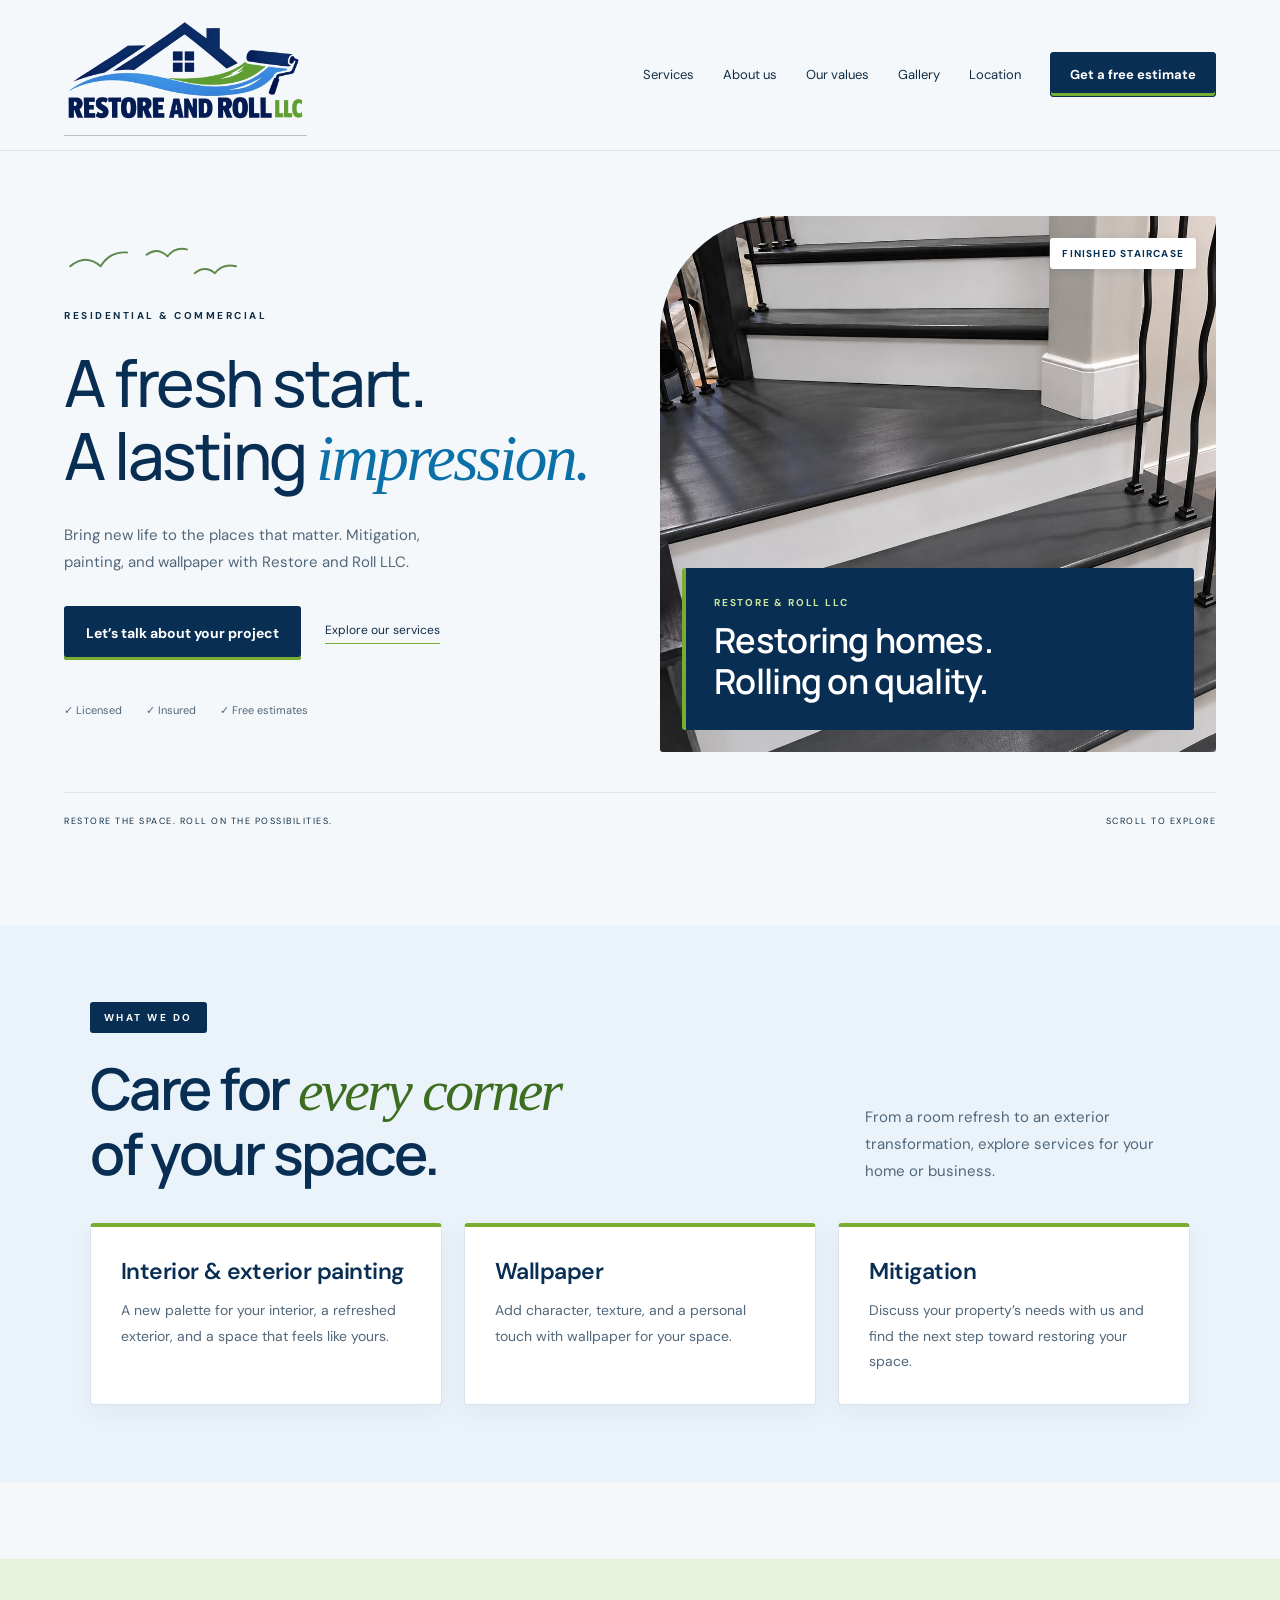
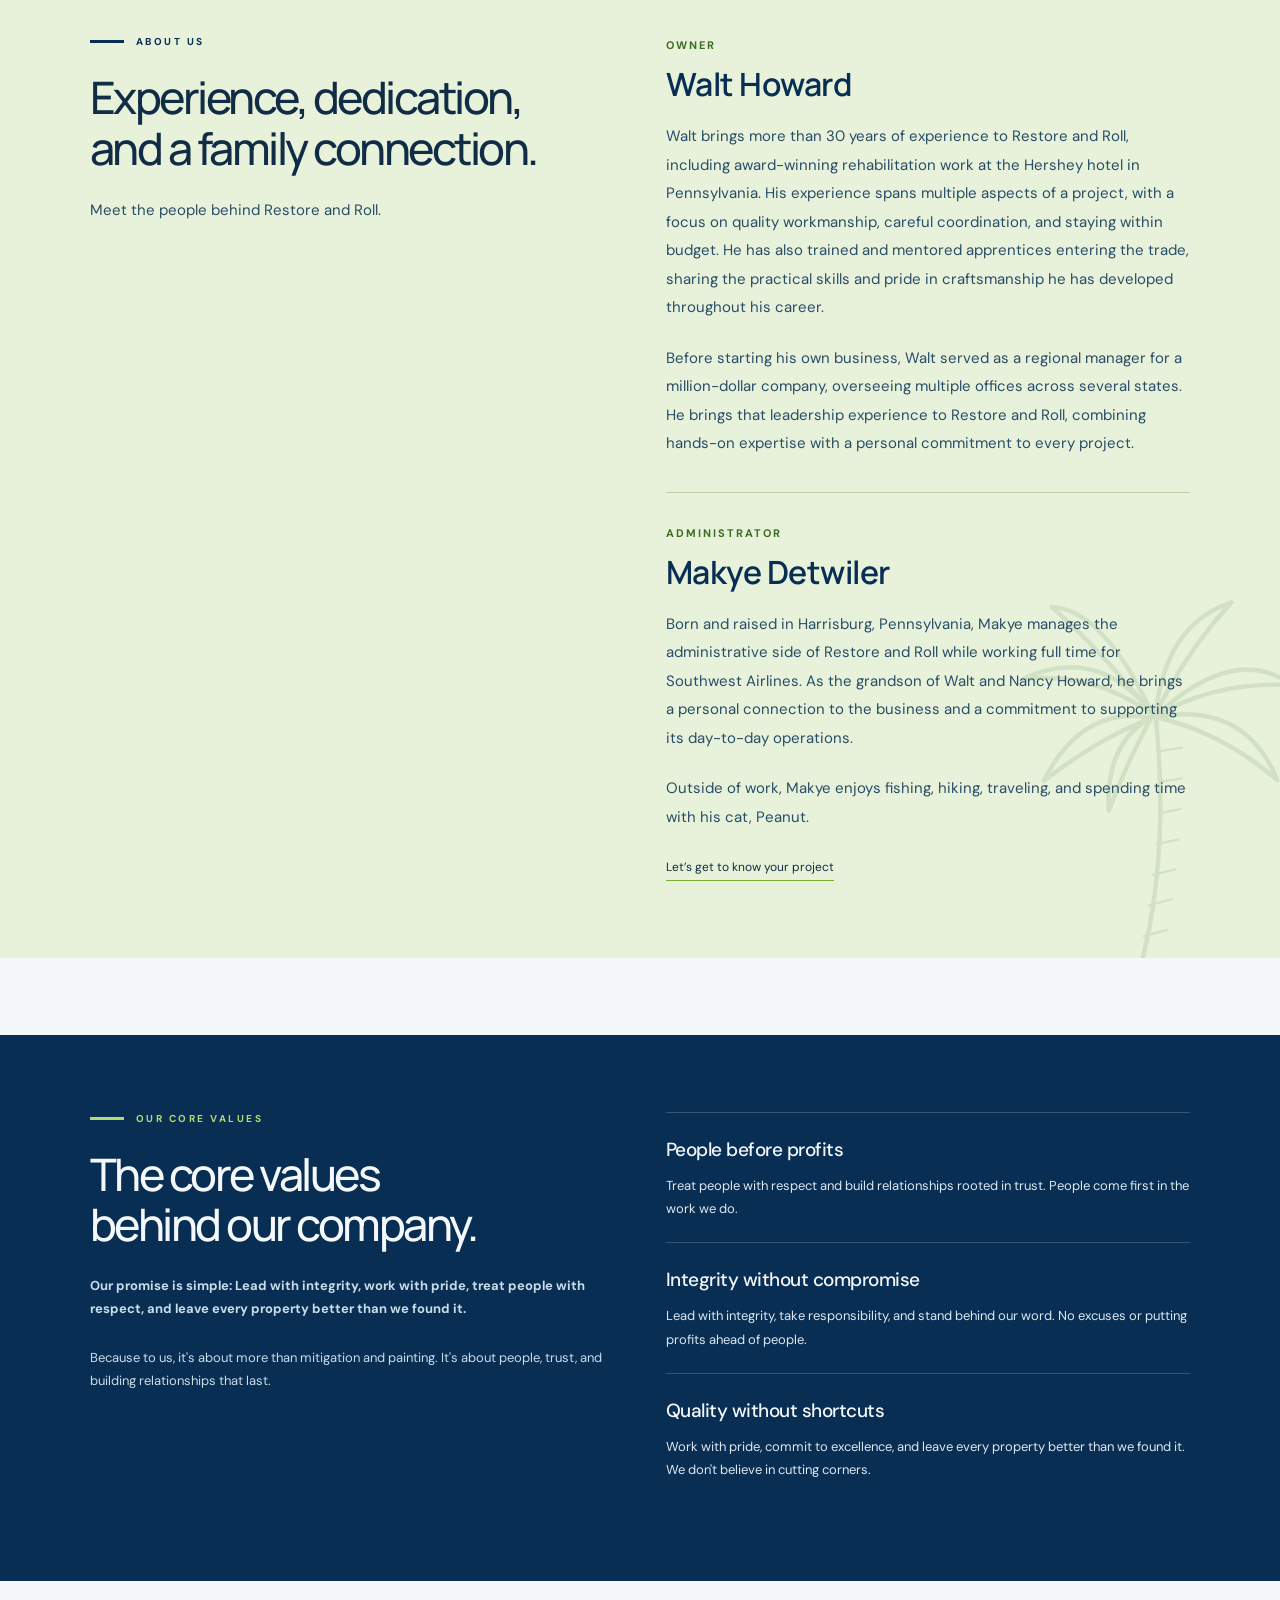
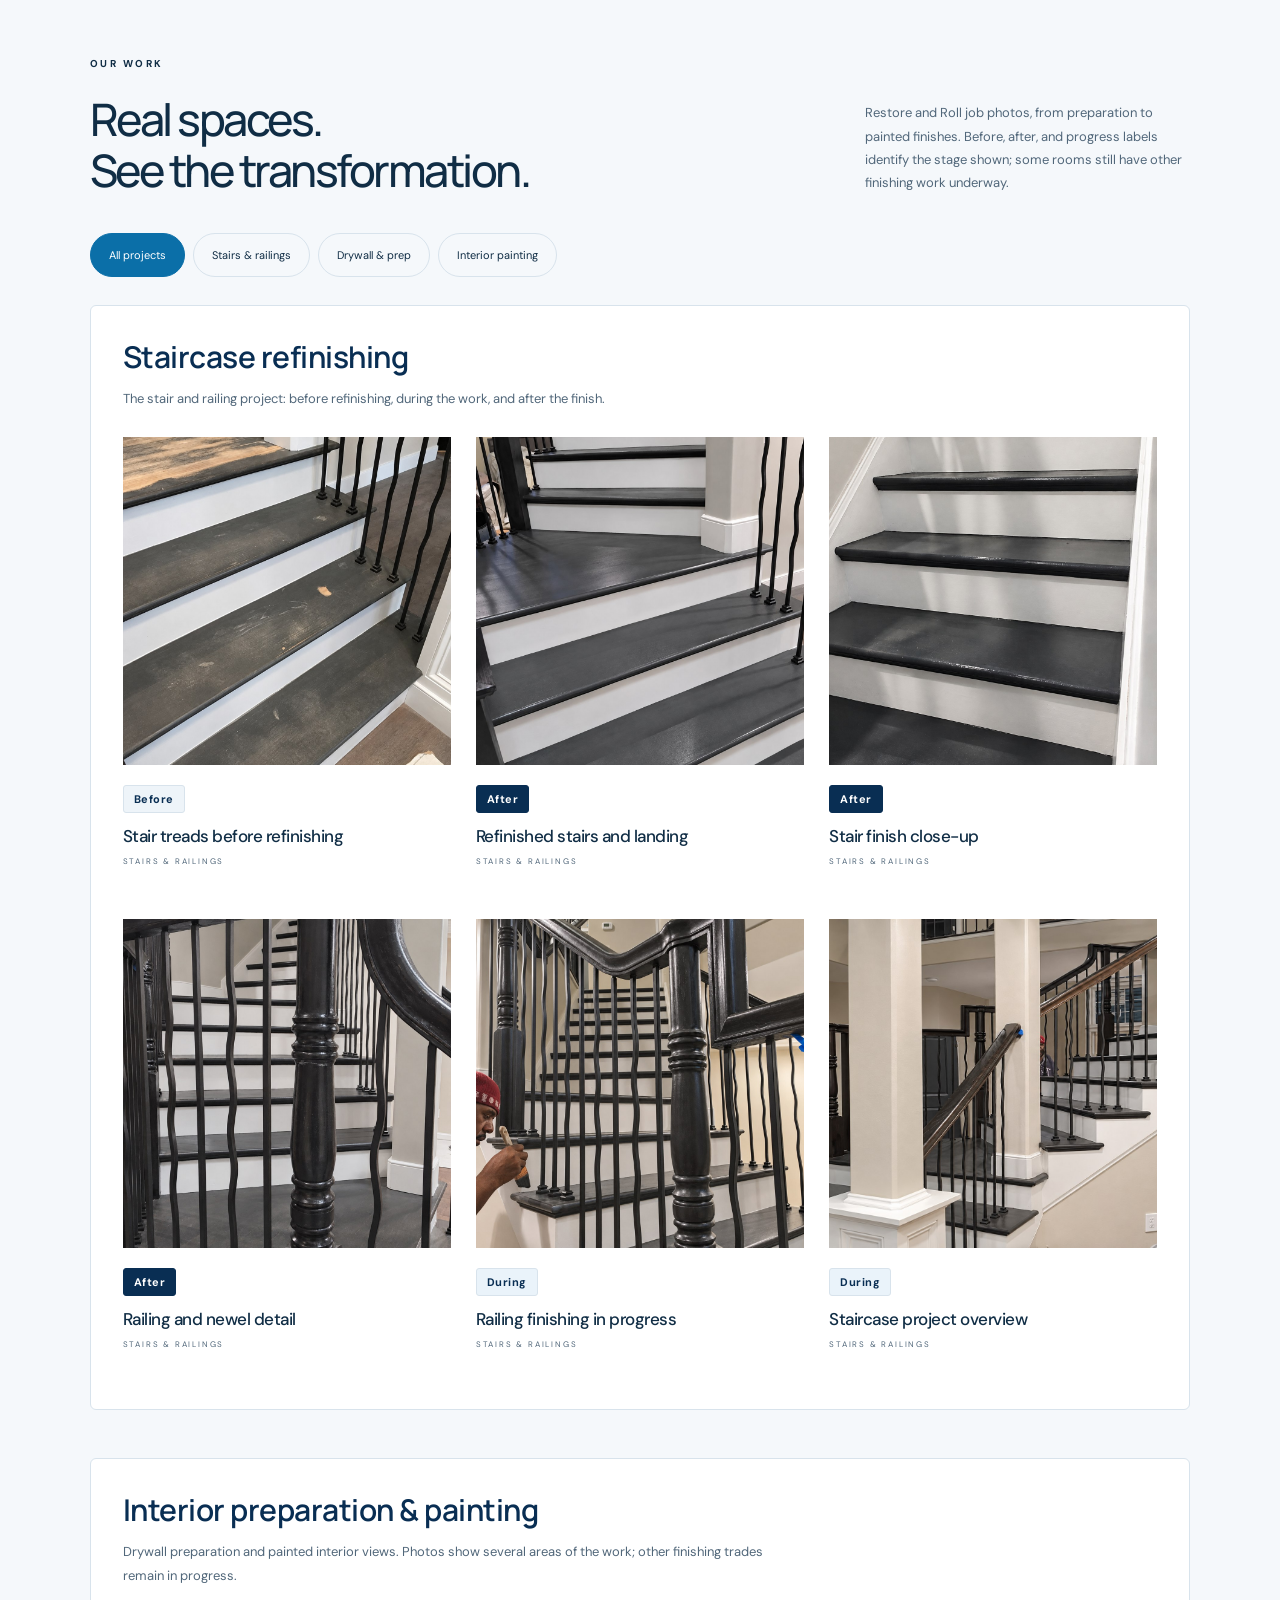
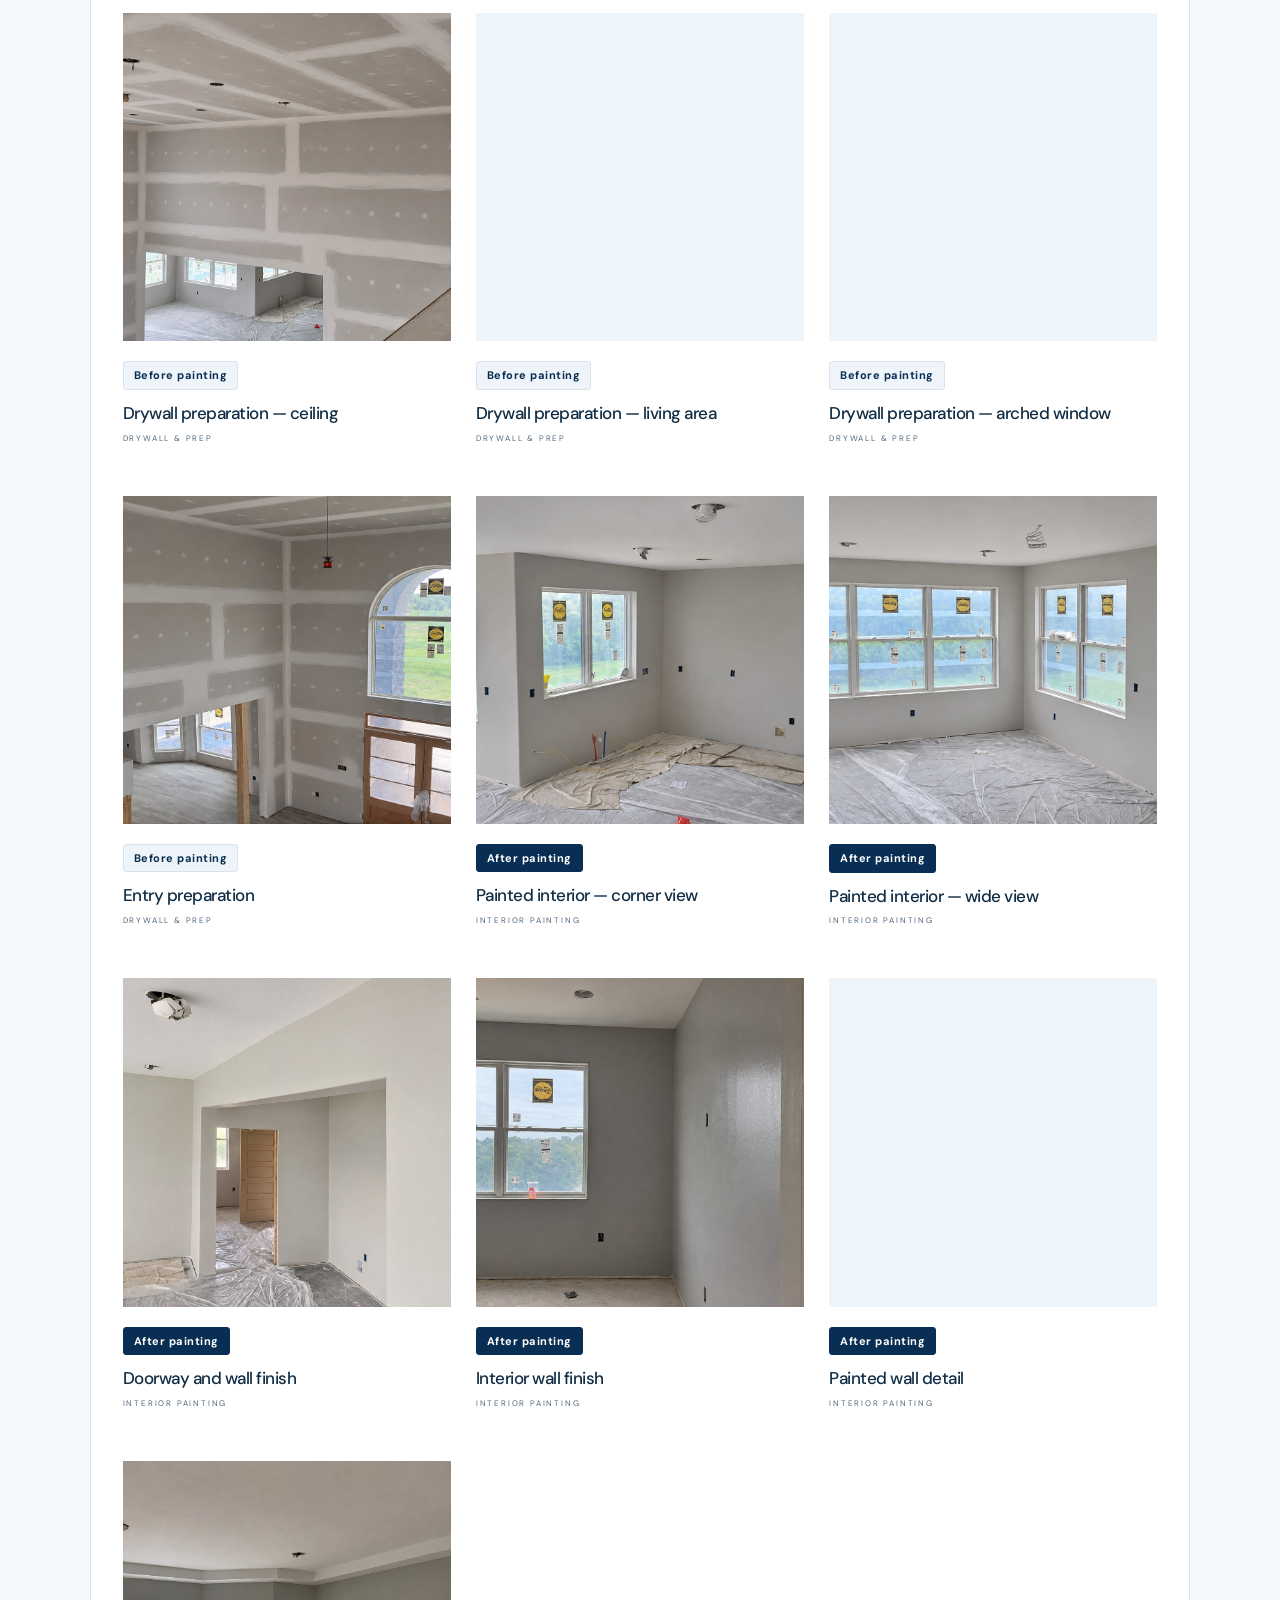
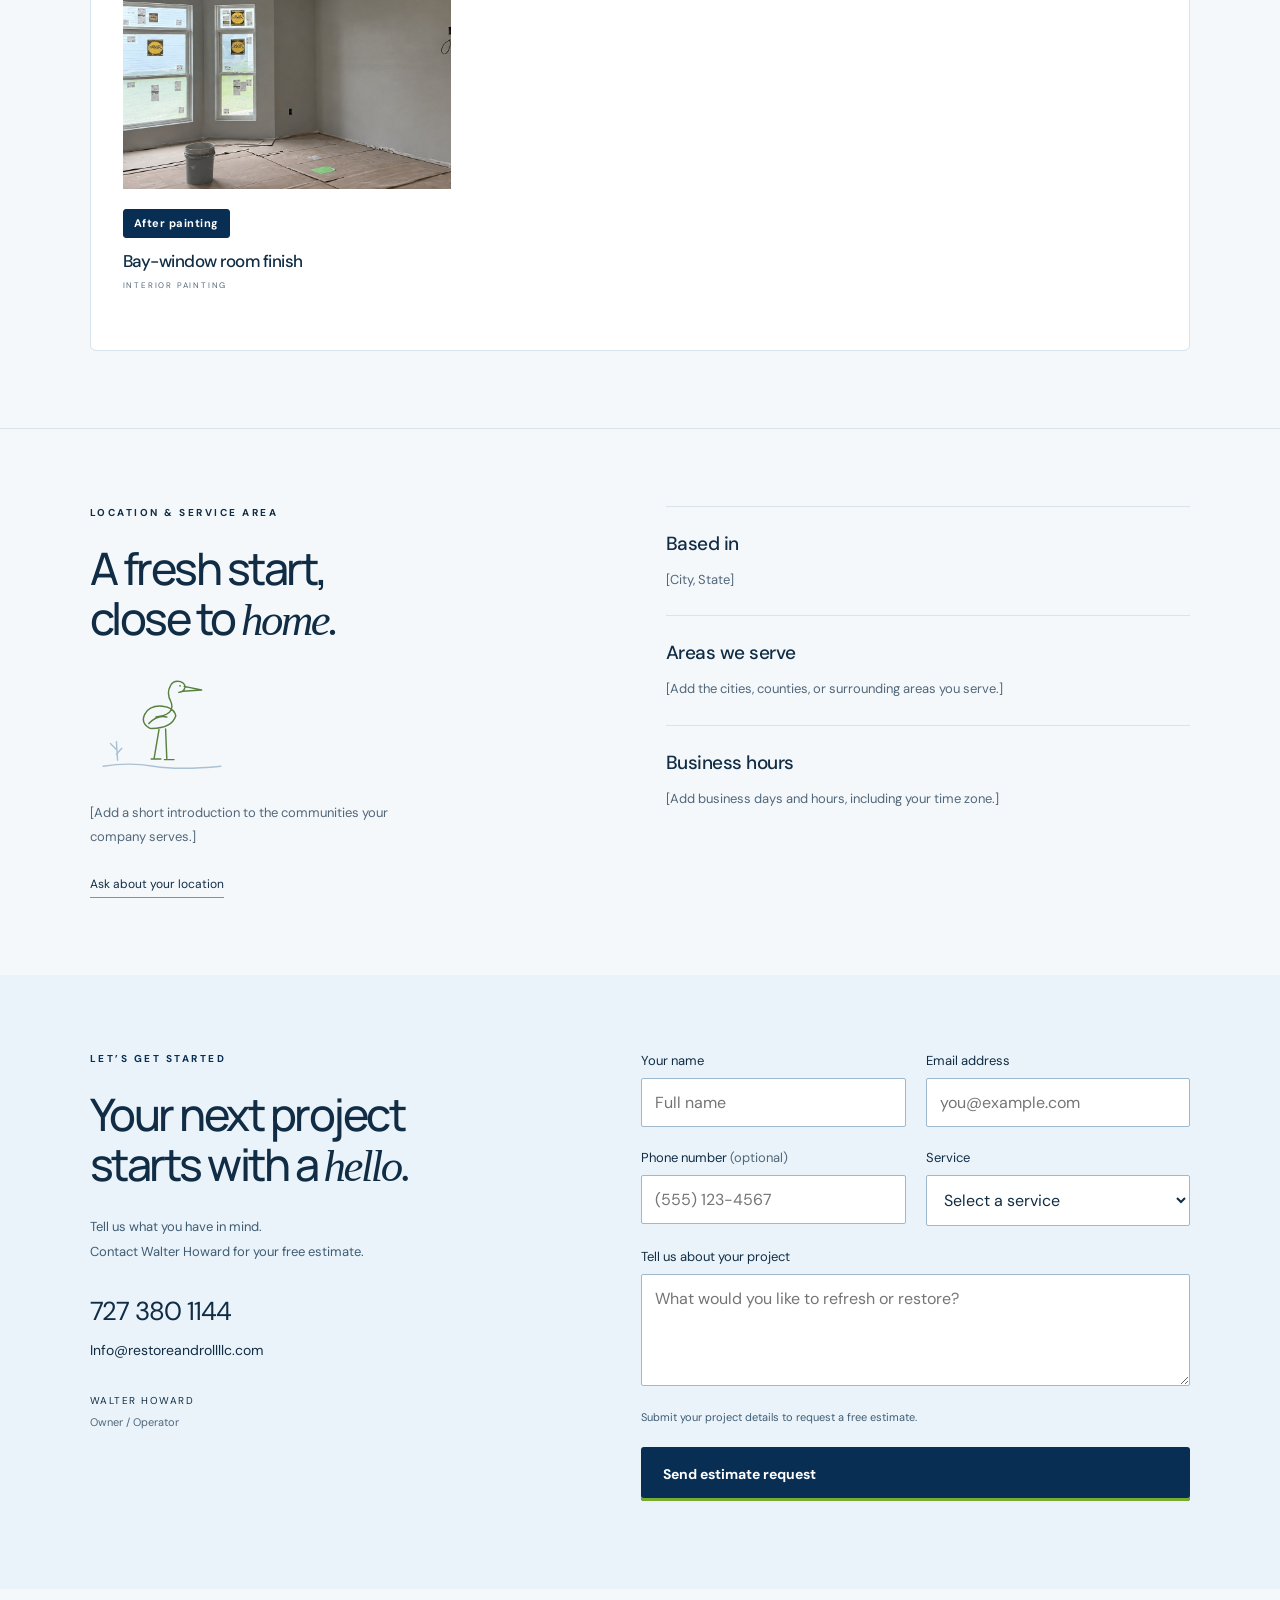
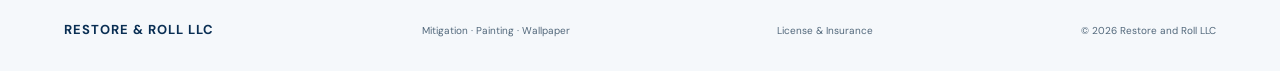
<file: index.html>
<!doctype html>
<html lang="en">
  <head>
    <meta charset="utf-8" />
    <meta name="viewport" content="width=device-width,initial-scale=1" />
    <meta
      name="description"
      content="Restore and Roll LLC — mitigation, interior and exterior painting, and wallpaper for residential and commercial spaces. Contact Walter Howard for a free estimate."
    />
    <title>Restore & Roll LLC | A fresh start for your space</title>
    <link rel="stylesheet" href="styles.css" />
  </head>

  <body>
    <header>
      <div class="header-paint-reveal" aria-hidden="true">
        <div class="header-paint-curtain"></div>
        <div class="header-paint-roller">
          <svg viewBox="0 0 100 180" fill="none" focusable="false">
            <defs>
              <linearGradient id="roller-shading" x1="14" y1="0" x2="58" y2="0" gradientUnits="userSpaceOnUse">
                <stop stop-color="#0b6fa8" />
                <stop offset=".45" stop-color="#168dcc" />
                <stop offset="1" stop-color="#092e53" />
              </linearGradient>
            </defs>
            <path d="M54 22H70Q78 22 78 30V112Q78 120 70 120H58V145" stroke="#728a9c" stroke-width="6" stroke-linecap="round" stroke-linejoin="round" />
            <rect x="12" y="8" width="48" height="106" rx="12" fill="url(#roller-shading)" />
            <path d="M20 23V96" stroke="#72bfea" stroke-width="3" stroke-linecap="round" opacity=".6" />
            <rect x="49" y="139" width="18" height="36" rx="7" fill="#092e53" />
            <path d="M53 150H63M53 158H63" stroke="#79ad32" stroke-width="2" stroke-linecap="round" />
          </svg>
        </div>
      </div>
      <a class="brand" href="#home" aria-label="Restore and Roll home">
        <span class="brand-logo-frame">
          <img src="assets/restore-and-roll-logo.png" alt="Restore and Roll LLC" width="828" height="1792" fetchpriority="high" />
        </span>
      </a><button class="menu" aria-expanded="false" aria-controls="navigation">
        Menu ☰
      </button>
      <nav id="navigation">
        <a href="#services">Services</a><a href="#about">About us</a
        ><a href="#values">Our values</a><a href="#gallery">Gallery</a
        ><a href="#location">Location</a
        ><a class="nav-cta" href="#contact">Get a free estimate</a>
      </nav>
    </header>
    <main>
      <section class="hero" id="home">
        <div class="hero-copy">
          <img class="coastal-birds" src="assets/coastal-birds.svg" alt="" aria-hidden="true" width="180" height="47" />
          <p class="eyebrow">RESIDENTIAL & COMMERCIAL</p>
          <h1>A fresh start.<br />A lasting <em>impression.</em></h1>
          <p class="intro">
            Bring new life to the places that matter. Mitigation, painting, and
            wallpaper with Restore and Roll LLC.
          </p>
          <div class="actions">
            <a class="button" href="#contact"
              >Let’s talk about your project </a
            ><a class="text-link" href="#services">Explore our services</a>
          </div>
          <div class="hero-note">
            <span>✓ Licensed</span><span>✓ Insured</span
            ><span>✓ Free estimates</span>
          </div>
        </div>
        <div class="hero-image">
          <img
            src="assets/jobs/IMG_4231-edited.jpg"
            alt="Finished staircase with dark refinished treads, white risers, and dark railings by Restore and Roll"
            width="1086"
            height="1448"
            fetchpriority="high"
          />
          <span class="image-caption">FINISHED STAIRCASE</span>
          <div class="image-note">
            <span class="image-note-brand">RESTORE &amp; ROLL LLC</span>
            <strong>Restoring homes.<br />Rolling on quality.</strong>
          </div>
        </div>
        <div class="hero-bottom">
          <span>RESTORE THE SPACE. ROLL ON THE POSSIBILITIES.</span
          ><span>SCROLL TO EXPLORE</span>
        </div>
      </section>
      <section class="section services" id="services">
        <div class="section-top">
          <div>
            <p class="eyebrow">WHAT WE DO</p>
            <h2>Care for <em>every corner</em><br />of your space.</h2>
          </div>
          <p>
            From a room refresh to an exterior transformation, explore services
            for your home or business.
          </p>
        </div>
        <div class="service-grid">
          <article>
            <h3>Interior & exterior painting</h3>
            <p>
              A new palette for your interior, a refreshed exterior, and a space
              that feels like yours.
            </p>
          </article>
          <article>
            <h3>Wallpaper</h3>
            <p>
              Add character, texture, and a personal touch with wallpaper for
              your space.
            </p>
          </article>
          <article>
            <h3>Mitigation</h3>
            <p>
              Discuss your property’s needs with us and find the next step
              toward restoring your space.
            </p>
          </article>
        </div>
      </section>
      <section class="section about" id="about" aria-labelledby="about-heading">
        <div>
          <p class="eyebrow">ABOUT US</p>
          <h2 id="about-heading">Experience, dedication,<br />and a family connection.</h2>
          <p class="about-intro">Meet the people behind Restore and Roll.</p>
        </div>
        <div class="about-copy team-bios">
          <article class="team-bio" aria-labelledby="walt-heading">
            <p class="team-role">OWNER</p>
            <h3 id="walt-heading">Walt Howard</h3>
            <p>
              Walt brings more than 30 years of experience to Restore and Roll,
              including award-winning rehabilitation work at the Hershey hotel
              in Pennsylvania. His experience spans multiple aspects of a
              project, with a focus on quality workmanship, careful coordination,
              and staying within budget. He has also trained and mentored
              apprentices entering the trade, sharing the practical skills and
              pride in craftsmanship he has developed throughout his career.
            </p>
            <p>
              Before starting his own business, Walt served as a regional manager
              for a million-dollar company, overseeing multiple offices across
              several states. He brings that leadership experience to Restore
              and Roll, combining hands-on expertise with a personal commitment
              to every project.
            </p>
          </article>
          <article class="team-bio" aria-labelledby="makye-heading">
            <p class="team-role">ADMINISTRATOR</p>
            <h3 id="makye-heading">Makye Detwiler</h3>
            <p>
              Born and raised in Harrisburg, Pennsylvania, Makye manages the
              administrative side of Restore and Roll while working full time
              for Southwest Airlines. As the grandson of Walt and Nancy Howard,
              he brings a personal connection to the business and a commitment
              to supporting its day-to-day operations.
            </p>
            <p>
              Outside of work, Makye enjoys fishing, hiking, traveling, and
              spending time with his cat, Peanut.
            </p>
          </article>
          <a class="text-link" href="#contact">Let’s get to know your project</a>
        </div>
      </section>
      <section class="values section" id="values" aria-labelledby="values-heading">
        <div>
          <p class="eyebrow">OUR CORE VALUES</p>
          <h2 id="values-heading">The core values<br />behind our company.</h2>
          <p class="values-note">
            <strong>Our promise is simple: Lead with integrity, work with pride,
            treat people with respect, and leave every property better than we
            found it.</strong>
          </p>
          <p class="values-note">
            Because to us, it's about more than mitigation and painting. It's
            about people, trust, and building relationships that last.
          </p>
        </div>
        <div class="value-list">
          <article>
            <div>
              <h3>People before profits</h3>
              <p>
                Treat people with respect and build relationships rooted in
                trust. People come first in the work we do.
              </p>
            </div>
          </article>
          <article>
            <div>
              <h3>Integrity without compromise</h3>
              <p>
                Lead with integrity, take responsibility, and stand behind
                our word. No excuses or putting profits ahead of people.
              </p>
            </div>
          </article>
          <article>
            <div>
              <h3>Quality without shortcuts</h3>
              <p>
                Work with pride, commit to excellence, and leave every property
                better than we found it. We don't believe in cutting corners.
              </p>
            </div>
          </article>
        </div>
      </section>
      <section class="section gallery" id="gallery" aria-labelledby="gallery-heading">
        <div class="section-top">
          <div>
            <p class="eyebrow">OUR WORK</p>
            <h2 id="gallery-heading">Real spaces.<br />See the transformation.</h2>
          </div>
          <p>
            Restore and Roll job photos, from preparation to painted finishes.
            Before, after, and progress labels identify the stage shown;
            some rooms still have other finishing work underway.
          </p>
        </div>
        <div class="filters" role="group" aria-label="Filter gallery by type of work">
          <button class="active" data-filter="all" aria-pressed="true">All projects</button>
          <button data-filter="stairs" aria-pressed="false">Stairs &amp; railings</button>
          <button data-filter="drywall" aria-pressed="false">Drywall &amp; prep</button>
          <button data-filter="interior" aria-pressed="false">Interior painting</button>
        </div>
        <div class="gallery-projects" id="gallery-photos">
          <div class="gallery-project" id="staircase-project" role="group" aria-labelledby="staircase-project-heading">
            <div class="gallery-project-heading">
              <h3 id="staircase-project-heading">Staircase refinishing</h3>
              <p>The stair and railing project: before refinishing, during the work, and after the finish.</p>
            </div>
            <div class="gallery-grid">
              <figure data-category="stairs">
            <button
              class="photo"
              data-image="assets/jobs/IMG_4229-edited.jpg"
              data-title="Before: Stair treads before refinishing"
              aria-label="Enlarge before: stair treads before refinishing"
            >
              <img src="assets/jobs/IMG_4229-edited.jpg" alt="Worn stair treads and landing before refinishing." loading="lazy" decoding="async" />
            </button>
            <figcaption>
              <span class="job-stage job-stage--before">Before</span>
              <h4>Stair treads before refinishing</h4>
              <p>STAIRS & RAILINGS</p>
            </figcaption>
          </figure>
              <figure data-category="stairs">
            <button
              class="photo"
              data-image="assets/jobs/IMG_4231-edited.jpg"
              data-title="After: Refinished stairs and landing"
              aria-label="Enlarge after: refinished stairs and landing"
            >
              <img src="assets/jobs/IMG_4231-edited.jpg" alt="Dark stair treads with white risers after the stair finish." loading="lazy" decoding="async" />
            </button>
            <figcaption>
              <span class="job-stage job-stage--after">After</span>
              <h4>Refinished stairs and landing</h4>
              <p>STAIRS & RAILINGS</p>
            </figcaption>
          </figure>
              <figure data-category="stairs">
            <button
              class="photo"
              data-image="assets/jobs/IMG_4230-edited.jpg"
              data-title="After: Stair finish close-up"
              aria-label="Enlarge after: stair finish close-up"
            >
              <img src="assets/jobs/IMG_4230-edited.jpg" alt="Close view of the dark stair finish and white risers." loading="lazy" decoding="async" />
            </button>
            <figcaption>
              <span class="job-stage job-stage--after">After</span>
              <h4>Stair finish close-up</h4>
              <p>STAIRS & RAILINGS</p>
            </figcaption>
          </figure>
              <figure data-category="stairs">
            <button
              class="photo"
              data-image="assets/jobs/IMG_4232-edited.jpg"
              data-title="After: Railing and newel detail"
              aria-label="Enlarge after: railing and newel detail"
            >
              <img src="assets/jobs/IMG_4232-edited.jpg" alt="Detail of the dark railing and newel finish." loading="lazy" decoding="async" />
            </button>
            <figcaption>
              <span class="job-stage job-stage--after">After</span>
              <h4>Railing and newel detail</h4>
              <p>STAIRS & RAILINGS</p>
            </figcaption>
          </figure>
              <figure data-category="stairs">
            <button
              class="photo"
              data-image="assets/jobs/IMG_4233-edited.jpg"
              data-title="During: Railing finishing in progress"
              aria-label="Enlarge during: railing finishing in progress"
            >
              <img src="assets/jobs/IMG_4233-edited.jpg" alt="A painter working on the stair railing." loading="lazy" decoding="async" />
            </button>
            <figcaption>
              <span class="job-stage job-stage--during">During</span>
              <h4>Railing finishing in progress</h4>
              <p>STAIRS & RAILINGS</p>
            </figcaption>
          </figure>
              <figure data-category="stairs">
            <button
              class="photo"
              data-image="assets/jobs/IMG_4234-edited.jpg"
              data-title="During: Staircase project overview"
              aria-label="Enlarge during: staircase project overview"
            >
              <img src="assets/jobs/IMG_4234-edited.jpg" alt="Wide view of the staircase with masking still in place." loading="lazy" decoding="async" />
            </button>
            <figcaption>
              <span class="job-stage job-stage--during">During</span>
              <h4>Staircase project overview</h4>
              <p>STAIRS & RAILINGS</p>
            </figcaption>
          </figure>
            </div>
          </div>
          <div class="gallery-project" id="interior-project" role="group" aria-labelledby="interior-project-heading">
            <div class="gallery-project-heading">
              <h3 id="interior-project-heading">Interior preparation &amp; painting</h3>
              <p>Drywall preparation and painted interior views. Photos show several areas of the work; other finishing trades remain in progress.</p>
            </div>
            <div class="gallery-grid">
              <figure data-category="drywall">
            <button
              class="photo"
              data-image="assets/jobs/IMG_4235-edited.jpg"
              data-title="Before painting: Drywall preparation — ceiling"
              aria-label="Enlarge before painting: drywall preparation — ceiling"
            >
              <img src="assets/jobs/IMG_4235-edited.jpg" alt="Ceiling and walls with visible taped drywall seams before painting." loading="lazy" decoding="async" />
            </button>
            <figcaption>
              <span class="job-stage job-stage--before">Before painting</span>
              <h4>Drywall preparation — ceiling</h4>
              <p>DRYWALL & PREP</p>
            </figcaption>
          </figure>
              <figure data-category="drywall">
            <button
              class="photo"
              data-image="assets/jobs/IMG_4236-edited.jpg"
              data-title="Before painting: Drywall preparation — living area"
              aria-label="Enlarge before painting: drywall preparation — living area"
            >
              <img src="assets/jobs/IMG_4236-edited.jpg" alt="Open living area during drywall preparation, before painting." loading="lazy" decoding="async" />
            </button>
            <figcaption>
              <span class="job-stage job-stage--before">Before painting</span>
              <h4>Drywall preparation — living area</h4>
              <p>DRYWALL & PREP</p>
            </figcaption>
          </figure>
              <figure data-category="drywall">
            <button
              class="photo"
              data-image="assets/jobs/IMG_4237-edited.jpg"
              data-title="Before painting: Drywall preparation — arched window"
              aria-label="Enlarge before painting: drywall preparation — arched window"
            >
              <img src="assets/jobs/IMG_4237-edited.jpg" alt="Drywall seams around the arched entry window before painting." loading="lazy" decoding="async" />
            </button>
            <figcaption>
              <span class="job-stage job-stage--before">Before painting</span>
              <h4>Drywall preparation — arched window</h4>
              <p>DRYWALL & PREP</p>
            </figcaption>
          </figure>
              <figure data-category="drywall">
            <button
              class="photo"
              data-image="assets/jobs/IMG_4238-edited.jpg"
              data-title="Before painting: Entry preparation"
              aria-label="Enlarge before painting: entry preparation"
            >
              <img src="assets/jobs/IMG_4238-edited.jpg" alt="Entry walls during drywall preparation, before painting." loading="lazy" decoding="async" />
            </button>
            <figcaption>
              <span class="job-stage job-stage--before">Before painting</span>
              <h4>Entry preparation</h4>
              <p>DRYWALL & PREP</p>
            </figcaption>
          </figure>
              <figure data-category="interior">
            <button
              class="photo"
              data-image="assets/jobs/IMG_4239-edited.jpg"
              data-title="After painting: Painted interior — corner view"
              aria-label="Enlarge after painting: painted interior — corner view"
            >
              <img src="assets/jobs/IMG_4239-edited.jpg" alt="Painted walls and ceiling; protective coverings and other finishing work remain." loading="lazy" decoding="async" />
            </button>
            <figcaption>
              <span class="job-stage job-stage--after">After painting</span>
              <h4>Painted interior — corner view</h4>
              <p>INTERIOR PAINTING</p>
            </figcaption>
          </figure>
              <figure data-category="interior">
            <button
              class="photo"
              data-image="assets/jobs/IMG_4240-edited.jpg"
              data-title="After painting: Painted interior — wide view"
              aria-label="Enlarge after painting: painted interior — wide view"
            >
              <img src="assets/jobs/IMG_4240-edited.jpg" alt="Wide view of painted walls with the floor still protected." loading="lazy" decoding="async" />
            </button>
            <figcaption>
              <span class="job-stage job-stage--after">After painting</span>
              <h4>Painted interior — wide view</h4>
              <p>INTERIOR PAINTING</p>
            </figcaption>
          </figure>
              <figure data-category="interior">
            <button
              class="photo"
              data-image="assets/jobs/IMG_4241-edited.jpg"
              data-title="After painting: Doorway and wall finish"
              aria-label="Enlarge after painting: doorway and wall finish"
            >
              <img src="assets/jobs/IMG_4241-edited.jpg" alt="Painted doorway and walls with remaining construction details visible." loading="lazy" decoding="async" />
            </button>
            <figcaption>
              <span class="job-stage job-stage--after">After painting</span>
              <h4>Doorway and wall finish</h4>
              <p>INTERIOR PAINTING</p>
            </figcaption>
          </figure>
              <figure data-category="interior">
            <button
              class="photo"
              data-image="assets/jobs/IMG_4242-edited.jpg"
              data-title="After painting: Interior wall finish"
              aria-label="Enlarge after painting: interior wall finish"
            >
              <img src="assets/jobs/IMG_4242-edited.jpg" alt="Painted walls beside a window; electrical and trim work remain unfinished." loading="lazy" decoding="async" />
            </button>
            <figcaption>
              <span class="job-stage job-stage--after">After painting</span>
              <h4>Interior wall finish</h4>
              <p>INTERIOR PAINTING</p>
            </figcaption>
          </figure>
              <figure data-category="interior">
            <button
              class="photo"
              data-image="assets/jobs/IMG_4243-edited.jpg"
              data-title="After painting: Painted wall detail"
              aria-label="Enlarge after painting: painted wall detail"
            >
              <img src="assets/jobs/IMG_4243-edited.jpg" alt="Detail of painted walls and corner with unfinished trim and outlet." loading="lazy" decoding="async" />
            </button>
            <figcaption>
              <span class="job-stage job-stage--after">After painting</span>
              <h4>Painted wall detail</h4>
              <p>INTERIOR PAINTING</p>
            </figcaption>
          </figure>
              <figure data-category="interior">
            <button
              class="photo"
              data-image="assets/jobs/IMG_4244-edited.jpg"
              data-title="After painting: Bay-window room finish"
              aria-label="Enlarge after painting: bay-window room finish"
            >
              <img src="assets/jobs/IMG_4244-edited.jpg" alt="Painted room around bay windows with other finishing work still in progress." loading="lazy" decoding="async" />
            </button>
            <figcaption>
              <span class="job-stage job-stage--after">After painting</span>
              <h4>Bay-window room finish</h4>
              <p>INTERIOR PAINTING</p>
            </figcaption>
          </figure>
            </div>
          </div>
        </div>
        <div class="gallery-mobile-controls">
          <p id="gallery-count" class="form-note" aria-live="polite"></p>
          <button
            id="gallery-toggle"
            class="button"
            type="button"
            aria-expanded="false"
            aria-controls="gallery-photos"
            hidden
          >Show all photos</button>
        </div>
      </section>
      <section
        class="section location"
        id="location"
        aria-labelledby="location-heading"
      >
        <div class="location-intro">
          <p class="eyebrow">LOCATION & SERVICE AREA</p>
          <h2 id="location-heading">A fresh start,<br />close to <em>home.</em></h2>
          <img class="coastal-egret" src="assets/coastal-egret.svg" alt="" aria-hidden="true" width="144" height="108" loading="lazy" />
          <p>
            [Add a short introduction to the communities your company serves.]
          </p>
          <a class="text-link" href="#contact">Ask about your location</a>
        </div>
        <div class="location-details">
          <!-- Replace these placeholders with confirmed business details. -->
          <!-- Only include a street address if it is intended for public visits. -->
          <div class="location-detail">
            <div>
              <h3>Based in</h3>
              <p>[City, State]</p>
            </div>
          </div>
          <div class="location-detail">
            <div>
              <h3>Areas we serve</h3>
              <p>[Add the cities, counties, or surrounding areas you serve.]</p>
            </div>
          </div>
          <div class="location-detail">
            <div>
              <h3>Business hours</h3>
              <p>[Add business days and hours, including your time zone.]</p>
            </div>
          </div>
        </div>
      </section>
      <section class="contact section" id="contact">
        <div class="contact-info">
          <p class="eyebrow">LET’S GET STARTED</p>
          <h2>Your next project<br />starts with a <em>hello.</em></h2>
          <p>
            Tell us what you have in mind.<br />Contact Walter Howard for your
            free estimate.
          </p>
          <a class="contact-phone" href="tel:+17273801144">727 380 1144</a
          ><a href="mailto:Info@restoreandrollllc.com"
            >Info@restoreandrollllc.com</a
          >
          <p class="owner">WALTER HOWARD <span>Owner / Operator</span></p>
        </div>
        <form
          id="contact-form"
          action="https://formspree.io/f/mppponle"
          method="POST"
        >
          <div class="form-row">
            <label
              >Your name<input
                name="name"
                autocomplete="name"
                placeholder="Full name"
                required
                maxlength="100" /></label
            ><label
              >Email address<input
                name="email"
                type="email"
                autocomplete="email"
                placeholder="you@example.com"
                required
                maxlength="200"
            /></label>
          </div>
          <div class="form-row">
            <label
              >Phone number <span>(optional)</span
              ><input
                name="phone"
                type="tel"
                autocomplete="tel"
                placeholder="(555) 123-4567"
                maxlength="40" /></label
            ><label
              >Service<select name="service" required>
                <option value="">Select a service</option>
                <option>Interior painting</option>
                <option>Exterior painting</option>
                <option>Wallpaper</option>
                <option>Mitigation</option>
                <option>Other / Let’s discuss</option>
              </select></label
            >
          </div>
          <label
            >Tell us about your project<textarea
              name="message"
              rows="4"
              placeholder="What would you like to refresh or restore?"
              required
              maxlength="5000"
            ></textarea>
          </label>
          <p class="form-note">
            Submit your project details to request a free estimate.
          </p>
          <button class="button" type="submit">
            Send estimate request
          </button>
          <p id="form-status" role="status" aria-live="polite"></p>
        </form>
      </section>
    </main>
    <footer>
      <a class="footer-brand" href="#home">RESTORE & ROLL LLC</a
      ><span>Mitigation · Painting · Wallpaper</span
      ><a href="license-and-insurance.html">License &amp; Insurance</a
      ><span>© <span id="year"></span> Restore and Roll LLC</span>
    </footer>
    <dialog id="lightbox">
      <button class="close" aria-label="Close image">✕</button
      ><img src="assets/jobs/IMG_4234-edited.jpg" alt="" />
      <p></p>
    </dialog>
    <script src="script.js"></script>
  </body>
</html>
</file>
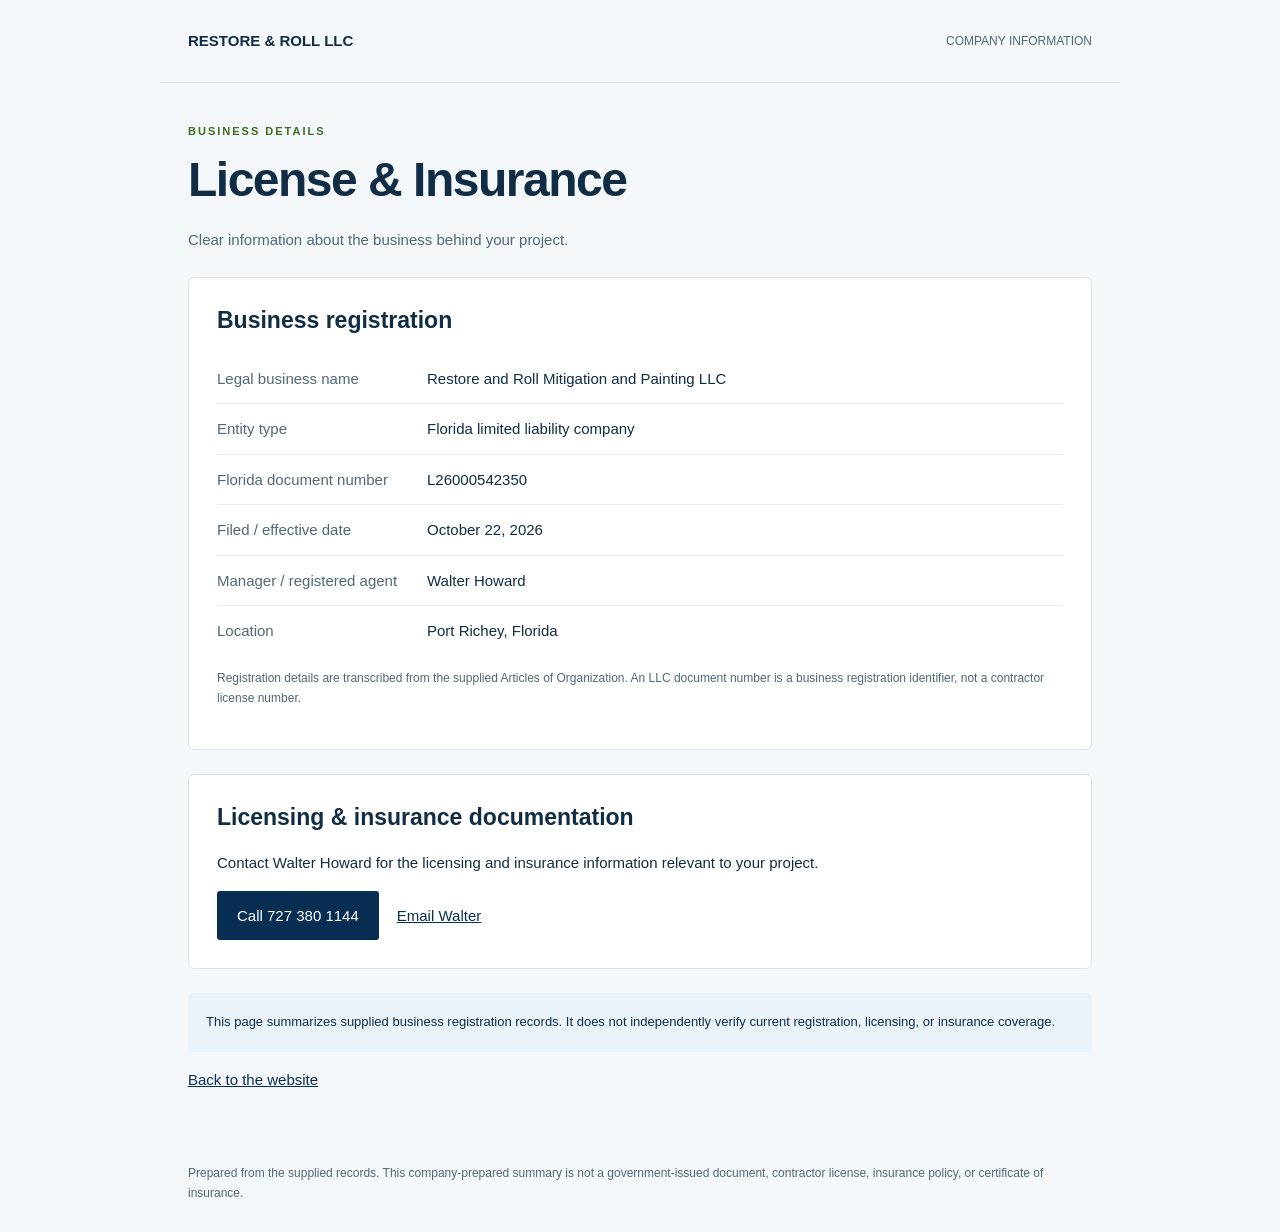
<file: license-and-insurance.html>
<!doctype html><html lang="en"><head><meta charset="utf-8"><meta name="viewport" content="width=device-width,initial-scale=1"><meta name="robots" content="noindex"><title>License & Insurance | Restore &amp; Roll</title><style>*{box-sizing:border-box}body{margin:0;background:#f5f8fb;color:#102d45;font:15px/1.7 Arial,sans-serif}header,main,footer{max-width:960px;margin:auto;padding:28px}header{border-bottom:1px solid #d8e3ec;display:flex;justify-content:space-between;align-items:center;gap:20px}a{color:#092e53}h1{font-size:clamp(30px,5vw,48px);line-height:1.15;letter-spacing:-1.5px;margin:12px 0 20px}h2{font-size:23px;line-height:1.3;margin:0 0 18px}.eyebrow{font-size:11px;letter-spacing:2px;font-weight:bold;color:#3d6d20}.intro{max-width:720px;color:#51677a}.card{background:white;border:1px solid #d8e3ec;border-radius:6px;padding:28px;margin:24px 0;break-inside:avoid}dl{margin:0}.row{display:grid;grid-template-columns:190px 1fr;gap:20px;padding:12px 0;border-bottom:1px solid #e5ece8}.row:last-child{border:0}dt{color:#51677a}dd{margin:0;overflow-wrap:anywhere}.note{padding:18px;background:#eaf3fa;border-radius:4px;font-size:13px}.small{font-size:12px;color:#51677a}footer{font-size:12px;color:#51677a}.button{display:inline-block;background:#092e53;color:white;padding:12px 20px;border:0;border-radius:3px;text-decoration:none;font:inherit;cursor:pointer}.actions{display:flex;gap:18px;align-items:center;flex-wrap:wrap}a:focus-visible,button:focus-visible{outline:3px solid #092e53;outline-offset:4px}@media(max-width:600px){header,main,footer{padding:22px}.card{padding:20px}.row{grid-template-columns:1fr;gap:4px}header{flex-wrap:wrap}footer{text-align:center}}@media print{body{background:white;font-size:11px}header,main,footer{max-width:none;padding:16px}.no-print{display:none!important}.card{margin:14px 0;padding:18px}h1{font-size:30px}.note{border:1px solid #d8e3ec}a{color:inherit;text-decoration:none}@page{size:letter;margin:15mm}}</style></head><body><header><strong>RESTORE &amp; ROLL LLC</strong><span class="small">COMPANY INFORMATION</span></header><main><p class="eyebrow">BUSINESS DETAILS</p><h1>License &amp; Insurance</h1><p class="intro">Clear information about the business behind your project.</p><section class="card"><h2>Business registration</h2><dl><div class="row"><dt>Legal business name</dt><dd>Restore and Roll Mitigation and Painting LLC</dd></div><div class="row"><dt>Entity type</dt><dd>Florida limited liability company</dd></div><div class="row"><dt>Florida document number</dt><dd>L26000542350</dd></div><div class="row"><dt>Filed / effective date</dt><dd>October 22, 2026</dd></div><div class="row"><dt>Manager / registered agent</dt><dd>Walter Howard</dd></div><div class="row"><dt>Location</dt><dd>Port Richey, Florida</dd></div></dl><p class="small">Registration details are transcribed from the supplied Articles of Organization. An LLC document number is a business registration identifier, not a contractor license number.</p></section><section class="card"><h2>Licensing &amp; insurance documentation</h2><p>Contact Walter Howard for the licensing and insurance information relevant to your project.</p><!-- Add only confirmed contractor license and insurance policy details here. The provided EIN and LLC formation papers contain neither. --><div class="actions"><a class="button" href="tel:+17273801144">Call 727 380 1144</a><a href="mailto:Info@restoreandrollllc.com">Email Walter</a></div></section><p class="note">This page summarizes supplied business registration records. It does not independently verify current registration, licensing, or insurance coverage.</p><p><a href="index.html">Back to the website</a></p></main><footer>Prepared from the supplied records. This company-prepared summary is not a government-issued document, contractor license, insurance policy, or certificate of insurance.</footer></body></html>
</file>
<file: styles.css>
@import url("https://fonts.googleapis.com/css2?family=DM+Sans:wght@400;500;600;700&family=Manrope:wght@400;500;600;700;800&display=swap");
:root {
  /* Client logo and flyer: navy, blue, green, and crisp whites. */
  --navy: #092e53;
  --blue: #168dcc;
  --green: #79ad32;
  --green-dark: #3d6d20;
  --charcoal: var(--navy);
  --ink: #102d45;
  --muted: #51677a;
  --paper: #f5f8fb;
  --sage: #e8f2db;
  --cream: #ffffff;
  --peach: #b5d875;
  --coral: var(--navy);
  --coral-hover: #124b78;
  --line: #d8e3ec;
  --sea-glass: #eaf3fa;
  --sand: #eef4f9;
  --white: #ffffff;
}

* {
  box-sizing: border-box;
}

html {
  scroll-behavior: smooth;
  scroll-padding-top: 90px;
}

body {
  margin: 0;
  background: var(--paper);
  color: var(--ink);
  font-family: "DM Sans", Arial, sans-serif;
}

a {
  color: inherit;
  text-decoration: none;
}

button,
input,
select,
textarea {
  font: inherit;
}

button,
a,
input,
select,
textarea {
  -webkit-tap-highlight-color: transparent;
}

:focus-visible {
  outline: 3px solid #092e53;
  outline-offset: 5px;
}

header {
  display: flex;
  align-items: center;
  justify-content: space-between;
  padding: 25px 5%;
  background: var(--paper);
  border-bottom: 1px solid var(--line);
}

.brand {
  display: flex;
  align-items: center;
  gap: 12px;
  font-size: 17px;
  font-weight: 800;
  letter-spacing: 0.4px;
}

.brand-icon {
  font-size: 38px;
  color: var(--charcoal);
  position: relative;
}

.brand-icon span {
  font-size: 25px;
}

.brand i {
  font-weight: 400;
}

.brand small {
  display: block;
  font-size: 8px;
  letter-spacing: 2px;
  margin-top: 5px;
}

nav {
  display: flex;
  gap: 29px;
  align-items: center;
  font-size: 13px;
}

.nav-cta {
  border: 1px solid var(--charcoal);
  padding: 13px 19px;
  border-radius: 3px;
}

.menu {
  display: none;
}

.hero {
  padding: 65px 5% 0;
  display: grid;
  grid-template-columns: 1fr 1fr;
  gap: 40px;
}

.hero-copy {
  padding: 25px 0 35px;
}

.eyebrow {
  font-size: 10px;
  letter-spacing: 2.5px;
  font-weight: 700;
  margin: 0 0 24px;
}

h1,
h2,
h3,
p {
  margin-top: 0;
}

h1,
h2 {
  font-family: Manrope, Arial, sans-serif;
  font-weight: 500;
  letter-spacing: -2.5px;
  line-height: 1.12;
}

h1 {
  font-size: clamp(42px, 5.1vw, 79px);
  margin-bottom: 26px;
}

em {
  font-family: Georgia, serif;
  font-weight: 400;
}

h1 em {
  color: #092e53;
}

.intro {
  max-width: 400px;
  line-height: 1.8;
  color: var(--muted);
  font-size: 15px;
}

.actions {
  display: flex;
  align-items: center;
  flex-wrap: wrap;
  gap: 24px;
  margin-top: 30px;
}

.button {
  background: var(--charcoal);
  color: white;
  padding: 18px 22px;
  border: 0;
  border-radius: 3px;
  display: inline-flex;
  justify-content: space-between;
  gap: 32px;
  font-size: 12px;
  cursor: pointer;
}

.button:hover {
  background: #124b78;
}

.text-link {
  font-size: 12px;
  border-bottom: 1px solid #79ad32;
  padding-bottom: 5px;
}

.hero-note {
  display: flex;
  gap: 24px;
  font-size: 11px;
  margin-top: 43px;
  color: #51677a;
}

.hero-image {
  position: relative;
  min-height: 450px;
  background: #eaf3fa;
  border-radius: 120px 3px 3px 3px;
  overflow: hidden;
}

.hero-image img {
  width: 100%;
  height: 100%;
  object-fit: cover;
  position: absolute;
}

.image-note {
  position: absolute;
  top: 60px;
  bottom: 33px;
  left: 27px;
  font-size: 10px;
  letter-spacing: 2px;
  color: var(--charcoal);
  text-shadow: 1px 1px 0 white;
}

.image-caption {
  position: absolute;
  right: 15px;
  top: 15px;
  font-size: 9px;
  background: #ffffffc9;
  padding: 5px 8px;
  border-radius: 2px;
}

.hero-bottom {
  grid-column: 1/-1;
  border-top: 1px solid var(--line);
  display: flex;
  justify-content: space-between;
  padding: 22px 0;
  font-size: 9px;
  letter-spacing: 1.5px;
}

.section {
  padding: 90px 7%;
}

.section-top {
  display: flex;
  justify-content: space-between;
  align-items: end;
  gap: 40px;
  margin-bottom: 38px;
}

h2 {
  font-size: clamp(32px, 3.5vw, 48px);
  margin-bottom: 0;
}

.section-top > p {
  max-width: 325px;
  color: var(--muted);
  font-size: 13px;
  line-height: 1.8;
  margin: 0;
}

.service-grid {
  display: grid;
  grid-template-columns: repeat(3, 1fr);
  border-top: 1px solid var(--line);
}

.service-grid article {
  padding: 30px 30px 0 0;
  margin-right: 30px;
}

.number {
  font-size: 11px;
  color: #51677a;
  display: block;
  margin-bottom: 35px;
}

h3 {
  font-size: 19px;
  font-weight: 500;
  letter-spacing: -0.5px;
  margin-bottom: 12px;
}

.service-grid p,
.value-list p {
  font-size: 13px;
  line-height: 1.8;
  color: var(--muted);
  max-width: 310px;
}

.values {
  background: var(--charcoal);
  color: var(--paper);
  display: grid;
  grid-template-columns: 1fr 1fr;
  gap: 60px;
}

.values .eyebrow {
  color: var(--sage);
}

.values-note {
  color: #c9dce9;
  font-size: 13px;
  line-height: 1.8;
  margin-top: 25px;
}

.value-list article {
  border-top: 1px solid #ffffff30;
  display: flex;
  gap: 30px;
  padding: 24px 0 12px;
}

.value-list article > span {
  font-size: 11px;
  color: var(--sage);
  padding-top: 4px;
}

.value-list p {
  color: #dce8f2;
  margin-bottom: 10px;
  max-width: 100%;
}

.filters {
  display: flex;
  gap: 8px;
  margin-bottom: 28px;
  flex-wrap: wrap;
}

.filters button {
  background: transparent;
  border: 1px solid var(--line);
  border-radius: 30px;
  padding: 9px 18px;
  cursor: pointer;
  font-size: 11px;
  color: var(--ink);
}

.filters button.active {
  background: var(--charcoal);
  color: white;
  border-color: var(--charcoal);
}

.gallery-grid {
  display: grid;
  grid-template-columns: repeat(3, 1fr);
  gap: 25px;
}

figure {
  margin: 0;
}

figure[hidden] {
  display: none;
}

.photo {
  border: 0;
  padding: 0;
  width: 100%;
  height: 300px;
  background: #edf4fa;
  position: relative;
  overflow: hidden;
  cursor: zoom-in;
  display: block;
}

.photo img {
  height: 100%;
  width: 100%;
  object-fit: cover;
  transition: transform 0.3s;
}

.photo:hover img {
  transform: scale(1.04);
}

.photo span {
  position: absolute;
  bottom: 14px;
  right: 14px;
  background: white;
  border-radius: 50%;
  width: 32px;
  height: 32px;
  display: grid;
  place-items: center;
}

figcaption {
  padding: 20px 0;
}

figcaption h3 {
  font-size: 17px;
  margin-bottom: 7px;
}

figcaption p {
  font-size: 8px;
  letter-spacing: 1.8px;
  color: var(--muted);
}

.contact {
  background: #eaf3fa;
  display: grid;
  grid-template-columns: 1fr 1.1fr;
  gap: 70px;
}

.contact-info > p:not(.eyebrow):not(.owner) {
  font-size: 13px;
  line-height: 1.9;
  color: #3f5c73;
  margin-top: 24px;
}

.contact-info > a {
  display: block;
  font-size: 14px;
  margin: 13px 0;
}

.contact-info > a.contact-phone {
  font-size: 26px;
  letter-spacing: -1px;
  margin-top: 30px;
}

.owner {
  font-size: 10px;
  letter-spacing: 1.5px;
  margin-top: 35px;
}

.owner span {
  display: block;
  font-size: 11px;
  letter-spacing: 0;
  margin-top: 8px;
  color: var(--muted);
}

.form-row {
  display: grid;
  grid-template-columns: 1fr 1fr;
  gap: 20px;
}

label {
  font-size: 11px;
  display: block;
  margin-bottom: 22px;
}

label > span {
  color: var(--muted);
}

input,
select,
textarea {
  width: 100%;
  display: block;
  margin-top: 9px;
  border: 1px solid #9eb8cd;
  background: #ffffff;
  border-radius: 2px;
  padding: 13px;
  font-size: 12px;
  color: var(--ink);
}

textarea {
  resize: vertical;
  min-height: 110px;
}

.form-note,
#form-status {
  font-size: 11px;
  line-height: 1.7;
  color: #3f5c73;
}

form .button {
  width: 100%;
  text-align: left;
  margin-top: 10px;
}

footer {
  display: flex;
  justify-content: space-between;
  align-items: center;
  gap: 20px;
  padding: 30px 5%;
  font-size: 10px;
  color: var(--muted);
}

.footer-brand {
  font-size: 13px;
  letter-spacing: 1px;
  color: var(--charcoal);
  font-weight: 700;
}

dialog {
  border: 0;
  background: var(--paper);
  padding: 20px;
  max-width: 800px;
  width: 90vw;
}

dialog::backdrop {
  background: #092e53ee;
}

dialog img {
  width: 100%;
  max-height: 70vh;
  object-fit: contain;
}

dialog p {
  font-size: 13px;
  margin: 15px 0 0;
}

.close {
  display: block;
  margin: 0 0 10px auto;
  border: 0;
  background: var(--charcoal);
  color: white;
  padding: 10px;
  cursor: pointer;
}

@media (min-width: 1600px) {
  body {
    max-width: 1600px;
    margin: auto;
  }
}

@media (max-width: 950px) {
  nav {
    gap: 16px;
  }
  .hero {
    gap: 25px;
  }
  .hero-image {
    min-height: 420px;
  }
  .actions {
    gap: 18px;
  }
  .hero-note {
    gap: 12px;
  }
  .section {
    padding: 65px 5%;
  }
  .contact {
    gap: 35px;
  }
  .photo {
    height: 240px;
  }
}

@media (max-width: 700px) {
  header {
    padding: 20px 5%;
    position: relative;
  }
  .brand {
    font-size: 14px;
  }
  .brand small {
    font-size: 7px;
  }
  .menu {
    display: block;
    border: 1px solid var(--line);
    background: transparent;
    padding: 10px;
    font-size: 12px;
  }
  nav {
    display: none;
    position: absolute;
    top: 100%;
    left: 0;
    right: 0;
    padding: 25px;
    background: var(--paper);
    z-index: 10;
    flex-direction: column;
    align-items: stretch;
    border-bottom: 1px solid var(--line);
  }
  nav.open {
    display: flex;
  }
  .hero {
    padding-top: 30px;
    grid-template-columns: 1fr;
    gap: 25px;
  }
  .hero-copy {
    padding: 10px 0;
  }
  h1 {
    font-size: 48px;
    letter-spacing: -2px;
  }
  .eyebrow {
    font-size: 9px;
  }
  .intro {
    font-size: 14px;
  }
  .hero-note {
    margin-top: 25px;
    gap: 20px;
  }
  .hero-image {
    min-height: 330px;
    border-top-left-radius: 85px;
  }
  .hero-bottom {
    font-size: 8px;
    line-height: 1.7;
  }
  .hero-bottom span:last-child {
    display: none;
  }
  .section {
    padding: 55px 6%;
  }
  .section-top {
    align-items: start;
    flex-direction: column;
    gap: 22px;
  }
  .service-grid {
    grid-template-columns: 1fr;
  }
  .service-grid article {
    margin: 0;
    padding: 24px 0;
    border-bottom: 1px solid var(--line);
  }
  .number {
    margin-bottom: 15px;
  }
  .service-grid p {
    max-width: none;
    margin: 0;
  }
  .values,
  .contact {
    grid-template-columns: 1fr;
    gap: 35px;
  }
  .gallery-grid {
    grid-template-columns: 1fr;
  }
  .photo {
    height: 320px;
  }
  .form-row {
    grid-template-columns: 1fr;
    gap: 0;
  }
  footer {
    align-items: start;
    flex-direction: column;
    padding: 30px 6%;
    gap: 15px;
  }
  h2 {
    letter-spacing: -1.5px;
  }
  .contact-info > a {
    overflow-wrap: anywhere;
  }
}

@media (prefers-reduced-motion: reduce) {
  html {
    scroll-behavior: auto;
  }
  * {
    transition: none !important;
  }
}

.about {
  display: grid;
  grid-template-columns: 1fr 1fr;
  gap: 60px;
  background: #eaf3fa;
}

.about-copy p {
  font-size: 15px;
  line-height: 1.9;
  color: var(--muted);
  margin-bottom: 22px;
}

.about-copy .text-link {
  display: inline-block;
  margin-top: 5px;
}

@media (max-width: 700px) {
  .about {
    grid-template-columns: 1fr;
    gap: 28px;
  }
}

/* Location and service area */
.location {
  display: grid;
  grid-template-columns: 1fr 1fr;
  gap: 60px;
  border-top: 1px solid var(--line);
}

.location-intro > p:not(.eyebrow) {
  max-width: 350px;
  margin-top: 24px;
  margin-bottom: 24px;
  color: var(--muted);
  font-size: 13px;
  line-height: 1.8;
}

.location-intro .text-link {
  display: inline-block;
}

.location-detail {
  display: flex;
  gap: 28px;
  padding: 24px 0;
  border-top: 1px solid var(--line);
}

.location-detail .number {
  flex-shrink: 0;
  margin: 4px 0 0;
}

.location-detail p {
  margin-bottom: 0;
  color: var(--muted);
  font-size: 13px;
  line-height: 1.8;
}

@media (min-width: 701px) and (max-width: 1100px) {
  header {
    flex-wrap: wrap;
    gap: 20px;
  }

  #navigation {
    flex-wrap: wrap;
  }
}

@media (max-width: 700px) {
  .location {
    grid-template-columns: 1fr;
    gap: 28px;
  }
}

/* Stronger visual cues for the company story and values. */
.about .eyebrow,
.values .eyebrow {
  display: flex;
  align-items: center;
  gap: 12px;
}

.about .eyebrow::before,
.values .eyebrow::before {
  content: "";
  display: block;
  width: 34px;
  height: 3px;
  flex-shrink: 0;
  background: currentColor;
}

.about .eyebrow {
  color: var(--charcoal);
}

.about-copy p {
  color: #284d67;
}

/* Featured services section */
.services {
  background: #eef4f9;
}

.services .eyebrow {
  display: inline-block;
  padding: 9px 14px;
  border-radius: 3px;
  background: var(--charcoal);
  color: var(--sage);
}

.services h2 {
  color: var(--charcoal);
  font-size: clamp(36px, 4.5vw, 64px);
  font-weight: 600;
  line-height: 1.08;
}

.services h2 em {
  color: #092e53;
}

.services .section-top > p {
  font-size: 15px;
  color: #51677a;
}

.services .service-grid {
  gap: 22px;
  border-top: 0;
}

.services .service-grid article {
  margin: 0;
  padding: 30px;
  background: var(--paper);
  border: 1px solid #d8e3ec;
  border-top: 4px solid #e8f2db;
  border-radius: 4px;
  box-shadow: 0 8px 24px rgb(9 46 83 / 5%);
}

.services .number {
  display: inline-flex;
  align-items: center;
  justify-content: center;
  width: 48px;
  height: 48px;
  margin-bottom: 28px;
  background: var(--sage);
  color: var(--charcoal);
  border-radius: 50%;
  font-size: 14px;
  font-weight: 700;
}

.services h3 {
  color: var(--charcoal);
  font-size: 23px;
  font-weight: 600;
  line-height: 1.3;
}

.services .service-grid p {
  max-width: none;
  margin-bottom: 0;
  font-size: 14px;
}

@media (max-width: 950px) {
  .services .service-grid {
    gap: 16px;
  }

  .services .service-grid article {
    padding: 24px;
  }
}

@media (max-width: 700px) {
  .services h2 {
    letter-spacing: -1.5px;
  }

  .services .number {
    margin-bottom: 20px;
  }
}


/* Ivory background visible between the main content sections. */
.services,
.about,
.values {
  margin-block-start: clamp(48px, 6vw, 96px);
}

/* Responsive layout: narrow phones through large desktop displays. */
body {
  overflow-wrap: break-word;
}

img {
  max-width: 100%;
}

header,
footer,
.hero-note,
.hero-bottom {
  flex-wrap: wrap;
}

.hero > *,
.section > *,
.section-top > *,
.service-grid > *,
.gallery-grid > *,
.form-row > *,
.value-list article > *,
.location-detail > * {
  min-width: 0;
}

.hero {
  grid-template-columns: repeat(2, minmax(0, 1fr));
}

.section {
  padding-block: clamp(48px, 6vw, 90px);
}

.about,
.values,
.location {
  grid-template-columns: repeat(2, minmax(0, 1fr));
  gap: clamp(28px, 4vw, 60px);
}

.contact {
  grid-template-columns: minmax(0, 1fr) minmax(0, 1.1fr);
  gap: clamp(28px, 4vw, 70px);
}

.services .service-grid,
.gallery-grid {
  grid-template-columns: repeat(auto-fit, minmax(min(100%, 240px), 1fr));
}

.form-row {
  grid-template-columns: repeat(2, minmax(0, 1fr));
}

.contact-info > a,
.about-copy,
.location-detail p,
figcaption {
  overflow-wrap: anywhere;
}

input,
select,
textarea {
  min-width: 0;
  max-width: 100%;
  min-height: 48px;
  font-size: 16px;
}

label {
  font-size: 13px;
}

.button,
.menu,
.filters button,
.close,
nav a {
  min-height: 44px;
}

nav a {
  display: inline-flex;
  align-items: center;
}

.button {
  max-width: 100%;
  align-items: center;
  font-size: 14px;
}

.button span {
  flex-shrink: 0;
}

.photo {
  height: auto;
  aspect-ratio: 1 / 1;
}

.image-note {
  top: auto;
  bottom: 28px;
  right: 20px;
}

.hero-bottom {
  gap: 16px;
}

footer {
  line-height: 1.7;
}

dialog {
  width: min(90vw, 800px);
  max-width: calc(100% - 24px);
  max-height: 90vh;
  max-height: 90dvh;
  overflow: auto;
  padding: clamp(12px, 3vw, 20px);
}

dialog img {
  display: block;
  max-height: 65vh;
  max-height: 65dvh;
}

@media (max-width: 1100px) {
  .hero {
    gap: 28px;
  }

  .hero h1 {
    font-size: clamp(40px, 5.3vw, 58px);
  }

  .section-top {
    align-items: flex-start;
    flex-direction: column;
    gap: 24px;
  }

  .section-top > p {
    max-width: 540px;
  }

  .contact {
    grid-template-columns: minmax(0, 1fr);
  }
}

@media (max-width: 900px) {
  header {
    position: relative;
    flex-wrap: nowrap;
    gap: 12px;
  }

  .brand {
    min-width: 0;
    font-size: 14px;
    gap: 8px;
  }

  .brand small {
    font-size: 7px;
    letter-spacing: 1.5px;
  }

  .brand-icon {
    flex-shrink: 0;
    font-size: 32px;
  }

  .menu {
    display: block;
    flex-shrink: 0;
    border: 1px solid var(--line);
    border-radius: 3px;
    background: var(--paper);
    color: var(--charcoal);
    padding: 10px 12px;
    font-size: 13px;
    cursor: pointer;
  }

  #navigation {
    display: none;
    position: absolute;
    top: 100%;
    left: 0;
    right: 0;
    z-index: 10;
    flex-direction: column;
    align-items: stretch;
    flex-wrap: nowrap;
    gap: 6px;
    max-height: 75vh;
    max-height: 75dvh;
    overflow-y: auto;
    padding: 20px 5%;
    background: var(--paper);
    border-bottom: 1px solid var(--line);
    box-shadow: 0 12px 20px rgb(9 46 83 / 8%);
  }

  #navigation.open {
    display: flex;
  }

  .about,
  .values,
  .location {
    grid-template-columns: minmax(0, 1fr);
  }

  .hero {
    grid-template-columns: minmax(0, 1fr);
  }

  .hero-image {
    min-height: 0;
    aspect-ratio: 4 / 3;
    max-height: 560px;
  }

  .hero h1 {
    font-size: clamp(38px, 6.5vw, 58px);
  }

  .intro {
    max-width: 540px;
  }
}

@media (min-width: 901px) and (max-width: 1100px) {
  #navigation {
    width: 100%;
    justify-content: space-between;
    gap: 12px;
  }
}

@media (max-width: 600px) {
  .form-row {
    grid-template-columns: minmax(0, 1fr);
    gap: 0;
  }

  .gallery-grid,
  .services .service-grid {
    grid-template-columns: minmax(0, 1fr);
  }

  .hero-note {
    gap: 12px 20px;
  }

  .actions {
    align-items: stretch;
    flex-direction: column;
  }

  .actions .text-link {
    align-self: flex-start;
    padding-block: 10px;
  }

  .services h2 {
    font-size: clamp(32px, 8.5vw, 48px);
  }

  .value-list article {
    gap: 18px;
  }

  .hero-image {
    border-top-left-radius: 60px;
  }

  .contact-info > a.contact-phone {
    font-size: clamp(22px, 6vw, 26px);
  }
}

@media (max-width: 360px) {
  .brand {
    font-size: 12px;
  }

  .brand small {
    letter-spacing: .5px;
  }

  .brand-icon {
    font-size: 27px;
  }

  .brand-icon span {
    font-size: 19px;
  }

  .hero h1 {
    font-size: 36px;
    letter-spacing: -1.5px;
  }

  .services .service-grid article {
    padding: 20px;
  }

  .button {
    padding: 16px;
    gap: 16px;
  }
}

/* Center footer content on mobile. */
@media (max-width: 700px) {
  footer {
    align-items: center;
    justify-content: center;
    text-align: center;
  }
}

/* Scroll-triggered gallery fades on every screen size. */
.gallery-grid .photo.gallery-fade {
  opacity: 0;
  transform: translateY(36px) scale(0.96);
  transition:
    opacity 1300ms ease-out,
    transform 1300ms cubic-bezier(0.2, 0.65, 0.3, 1);
}

.gallery-grid .photo.gallery-fade.is-visible,
.gallery-grid .photo.gallery-fade:focus-visible {
  opacity: 1;
  transform: translateY(0) scale(1);
}

@media (prefers-reduced-motion: reduce) {
  .gallery-grid .photo.gallery-fade {
    opacity: 1;
    transform: none;
    transition: none;
  }
}

/* Coastal Florida palette: quiet surfaces and clear primary actions. */
.button,
.nav-cta {
  background: var(--coral);
  color: var(--white);
  border-color: var(--coral);
  font-weight: 700;
}

.button:hover,
.nav-cta:hover {
  background: var(--coral-hover);
  border-color: var(--coral-hover);
}

.filters button.active {
  background: var(--charcoal);
  color: var(--white);
  border-color: var(--charcoal);
}

.filters button:not(.active):hover {
  background: var(--sea-glass);
  border-color: #9eb8cd;
}

.services .eyebrow {
  background: var(--charcoal);
  color: var(--white);
}

.services .service-grid article {
  background: var(--white);
  border-top-color: #79ad32;
}

.services h2 em,
h1 em {
  color: #3d6d20;
}

.values {
  background: var(--charcoal);
  color: var(--paper);
}

.values .eyebrow {
  color: var(--peach);
}

.contact .eyebrow {
  color: var(--charcoal);
}

.text-link:hover,
.contact-info > a:hover {
  color: var(--coral);
}

:focus-visible {
  outline-color: var(--coral);
}

::selection {
  background: var(--sage);
  color: var(--charcoal);
}

/* Quiet Florida accents: original vector palms and coastal birds. */
.coastal-birds {
  display: block;
  width: clamp(130px, 14vw, 180px);
  height: auto;
  margin: 0 0 22px;
  opacity: .8;
  pointer-events: none;
}

.about {
  position: relative;
  isolation: isolate;
  overflow: hidden;
}

.about::after {
  content: "";
  position: absolute;
  z-index: -1;
  right: -30px;
  bottom: -35px;
  width: clamp(180px, 24vw, 330px);
  height: 100%;
  max-height: 430px;
  background: url("assets/coastal-palm.svg") no-repeat right bottom / contain;
  opacity: .12;
  pointer-events: none;
}

.coastal-egret {
  display: block;
  width: 144px;
  height: auto;
  margin: 24px 0 4px;
  opacity: .85;
  pointer-events: none;
}

@media (max-width: 600px) {
  .coastal-birds {
    width: 130px;
    margin-bottom: 18px;
  }

  .about::after {
    right: -45px;
    width: 210px;
    height: 290px;
    opacity: .09;
  }

  .coastal-egret {
    width: 120px;
  }
}

/* Limit scrolling on phones; keep the full gallery available on demand. */
.gallery-mobile-controls {
  display: none;
}

@media (max-width: 700px) {
  .gallery-mobile-controls {
    display: flex;
    flex-direction: column;
    align-items: center;
    gap: 12px;
    margin-top: 20px;
    text-align: center;
  }

  .gallery-mobile-controls .form-note {
    margin: 0;
  }

  .gallery-mobile-controls .button[hidden] {
    display: none;
  }
}

/* Job stage labels stay visible alongside every gallery photograph. */
.job-stage {
  display: inline-block;
  margin-bottom: 12px;
  padding: 5px 10px;
  border: 1px solid var(--line);
  border-radius: 3px;
  font-size: 11px;
  font-weight: 700;
  letter-spacing: .5px;
  line-height: 1.5;
}

.job-stage--before {
  background: var(--sand);
  color: var(--charcoal);
}

.job-stage--after {
  background: var(--charcoal);
  color: var(--white);
  border-color: var(--charcoal);
}

.job-stage--during {
  background: var(--sea-glass);
  color: var(--charcoal);
}

/* Keep each job together in its own gallery block. */
.gallery-projects {
  display: grid;
  gap: clamp(28px, 4vw, 48px);
}

.gallery-project {
  min-width: 0;
  padding: clamp(18px, 3vw, 32px);
  border: 1px solid var(--line);
  border-radius: 6px;
  background: var(--white);
}

.gallery-project[hidden] {
  display: none;
}

.gallery-project-heading {
  margin-bottom: 26px;
}

.gallery-project-heading h3 {
  margin: 0 0 12px;
  color: var(--charcoal);
  font-family: Manrope, Arial, sans-serif;
  font-size: clamp(22px, 2.4vw, 30px);
  font-weight: 600;
  line-height: 1.25;
}

.gallery-project-heading p {
  max-width: 680px;
  margin: 0;
  color: var(--muted);
  font-size: 13px;
  line-height: 1.8;
}

.gallery-project figcaption h4 {
  margin: 0 0 7px;
  font-size: 17px;
  font-weight: 500;
  letter-spacing: -.5px;
  line-height: 1.4;
}

/* Supplied logo displayed with its screenshot borders cropped by the frame. */
.brand {
  flex-shrink: 0;
}

.brand-logo-frame {
  display: block;
  position: relative;
  width: clamp(190px, 19vw, 260px);
  aspect-ratio: 2 / 1;
  overflow: hidden;
  background: #ffffff;
}

.brand-logo-frame img {
  position: absolute;
  top: -167.15%;
  left: 0;
  width: 100%;
  max-width: none;
  height: auto;
}

header {
  background: var(--white);
  padding-block: 14px;
}

.hero h1 {
  color: var(--navy);
}

.services {
  background: var(--sea-glass);
}

.about {
  background: var(--sage);
}

.contact {
  background: var(--sea-glass);
}

.services .service-grid article {
  border-top-color: var(--green);
}

.button,
.nav-cta {
  box-shadow: inset 0 -3px 0 var(--green);
}

.values .eyebrow {
  color: #b5d875;
}

.text-link {
  border-bottom-color: var(--green);
}

@media (max-width: 600px) {
  .brand-logo-frame {
    width: 190px;
  }
}

@media (max-width: 360px) {
  .brand-logo-frame {
    width: 160px;
  }
}

/* Blue highlights echo the wave in the client logo. */
h1 em {
  color: #0b6fa8;
}

.filters button.active {
  background: #0b6fa8;
  border-color: #0b6fa8;
}

.text-link:hover,
.contact-info > a:hover {
  color: #0b6fa8;
}

:focus-visible {
  outline-color: var(--blue);
}

/* Blend the supplied logo's light background into the navigation surface. */
header {
  background: var(--paper);
  isolation: isolate;
}

.brand-logo-frame {
  background: transparent;
  border: 0;
  border-radius: 0;
  box-shadow: none;
}

.brand-logo-frame img {
  mix-blend-mode: multiply;
  filter: brightness(1.06) contrast(1.06);
}

/* One-pass roller reveal; header links remain available throughout. */
header {
  position: relative;
}

.header-paint-reveal {
  display: none;
  position: absolute;
  inset: 0;
  z-index: 20;
  overflow: hidden;
  pointer-events: none;
  border-bottom: 1px solid var(--line);
}

header.is-painting .header-paint-reveal {
  display: block;
}

.header-paint-curtain {
  position: absolute;
  inset: 0;
  background: var(--paper);
  animation: header-paint-uncover 2600ms cubic-bezier(.4, 0, .2, 1) both;
}

.header-paint-roller {
  position: absolute;
  top: 50%;
  left: 0;
  width: clamp(64px, 7vw, 96px);
  height: 94%;
  transform: translate(-50%, -50%);
  animation: header-roller-sweep 2600ms cubic-bezier(.4, 0, .2, 1) both;
}

.header-paint-roller svg {
  display: block;
  width: 100%;
  height: 100%;
  filter: drop-shadow(2px 3px 3px rgb(9 46 83 / 18%));
}

@keyframes header-paint-uncover {
  0%, 8% { transform: translateX(0); }
  92%, 100% { transform: translateX(110%); }
}

@keyframes header-roller-sweep {
  0%, 8% { left: 0; opacity: 1; }
  92% { left: 110%; opacity: 1; }
  100% { left: 110%; opacity: 0; }
}

@media (prefers-reduced-motion: reduce) {
  header.is-painting .header-paint-reveal {
    display: none;
  }

  .header-paint-curtain,
  .header-paint-roller {
    animation: none;
  }
}

/* Meet the people behind the business. */
.about-intro {
  margin: 24px 0 0;
  color: #284d67;
  font-size: 15px;
  line-height: 1.8;
}

.team-bio + .team-bio {
  margin-top: 34px;
  padding-top: 30px;
  border-top: 1px solid #b8cda3;
}

.team-bios .team-role {
  margin: 0 0 8px;
  color: var(--green-dark);
  font-size: 11px;
  font-weight: 700;
  letter-spacing: 2px;
}

.team-bio h3 {
  margin: 0 0 18px;
  color: var(--navy);
  font-family: Manrope, Arial, sans-serif;
  font-size: clamp(24px, 2.5vw, 32px);
  font-weight: 600;
  line-height: 1.25;
}

.team-bio p:last-child {
  margin-bottom: 0;
}

.team-bios > .text-link {
  margin-top: 28px;
}

/* A finished project and a solid caption panel keep hero copy legible. */
.hero-image > img {
  object-position: center 42%;
}

.hero-image .image-caption {
  top: 22px;
  right: 20px;
  z-index: 1;
  padding: 9px 12px;
  background: var(--white);
  color: var(--navy);
  border-radius: 3px;
  font-size: 10px;
  font-weight: 700;
  letter-spacing: 1.2px;
  box-shadow: 0 2px 10px rgb(9 46 83 / 12%);
}

.hero-image .image-note {
  top: auto;
  left: 22px;
  right: 22px;
  bottom: 22px;
  z-index: 1;
  display: block;
  padding: clamp(18px, 2.2vw, 28px);
  background: var(--navy);
  border-left: 4px solid var(--green);
  border-radius: 3px;
  color: var(--white);
  text-shadow: none;
  letter-spacing: normal;
}

.image-note-brand {
  display: block;
  margin-bottom: 10px;
  color: #cce79f;
  font-size: 10px;
  font-weight: 700;
  letter-spacing: 1.8px;
}

.image-note strong {
  display: block;
  font-family: Manrope, Arial, sans-serif;
  font-size: clamp(22px, 2.7vw, 36px);
  font-weight: 600;
  line-height: 1.2;
  letter-spacing: -.7px;
}

@media (max-width: 600px) {
  .hero-image .image-note {
    left: 14px;
    right: 14px;
    bottom: 14px;
    padding: 16px 18px;
  }

  .hero-image .image-caption {
    top: 14px;
    right: 14px;
    font-size: 9px;
    padding: 7px 10px;
  }

  .image-note strong {
    font-size: clamp(20px, 5.8vw, 30px);
  }
}
</file>
